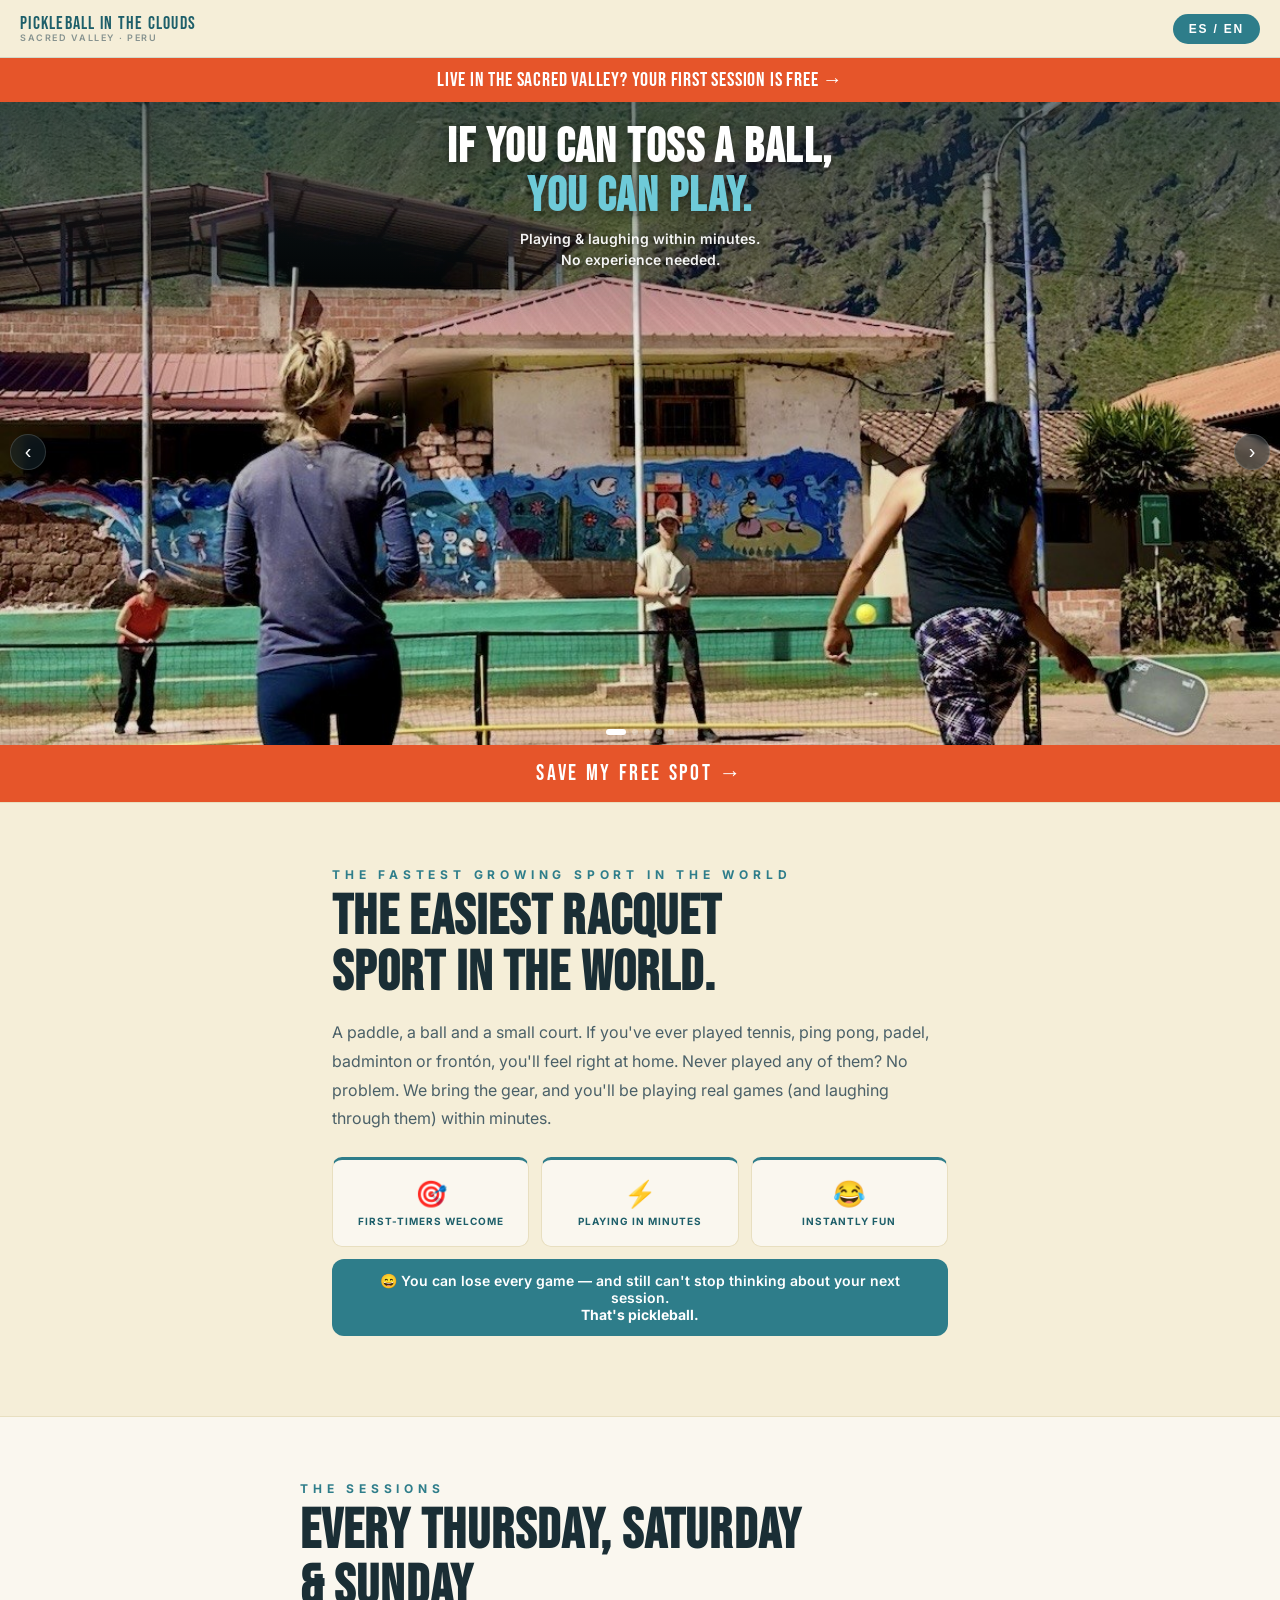
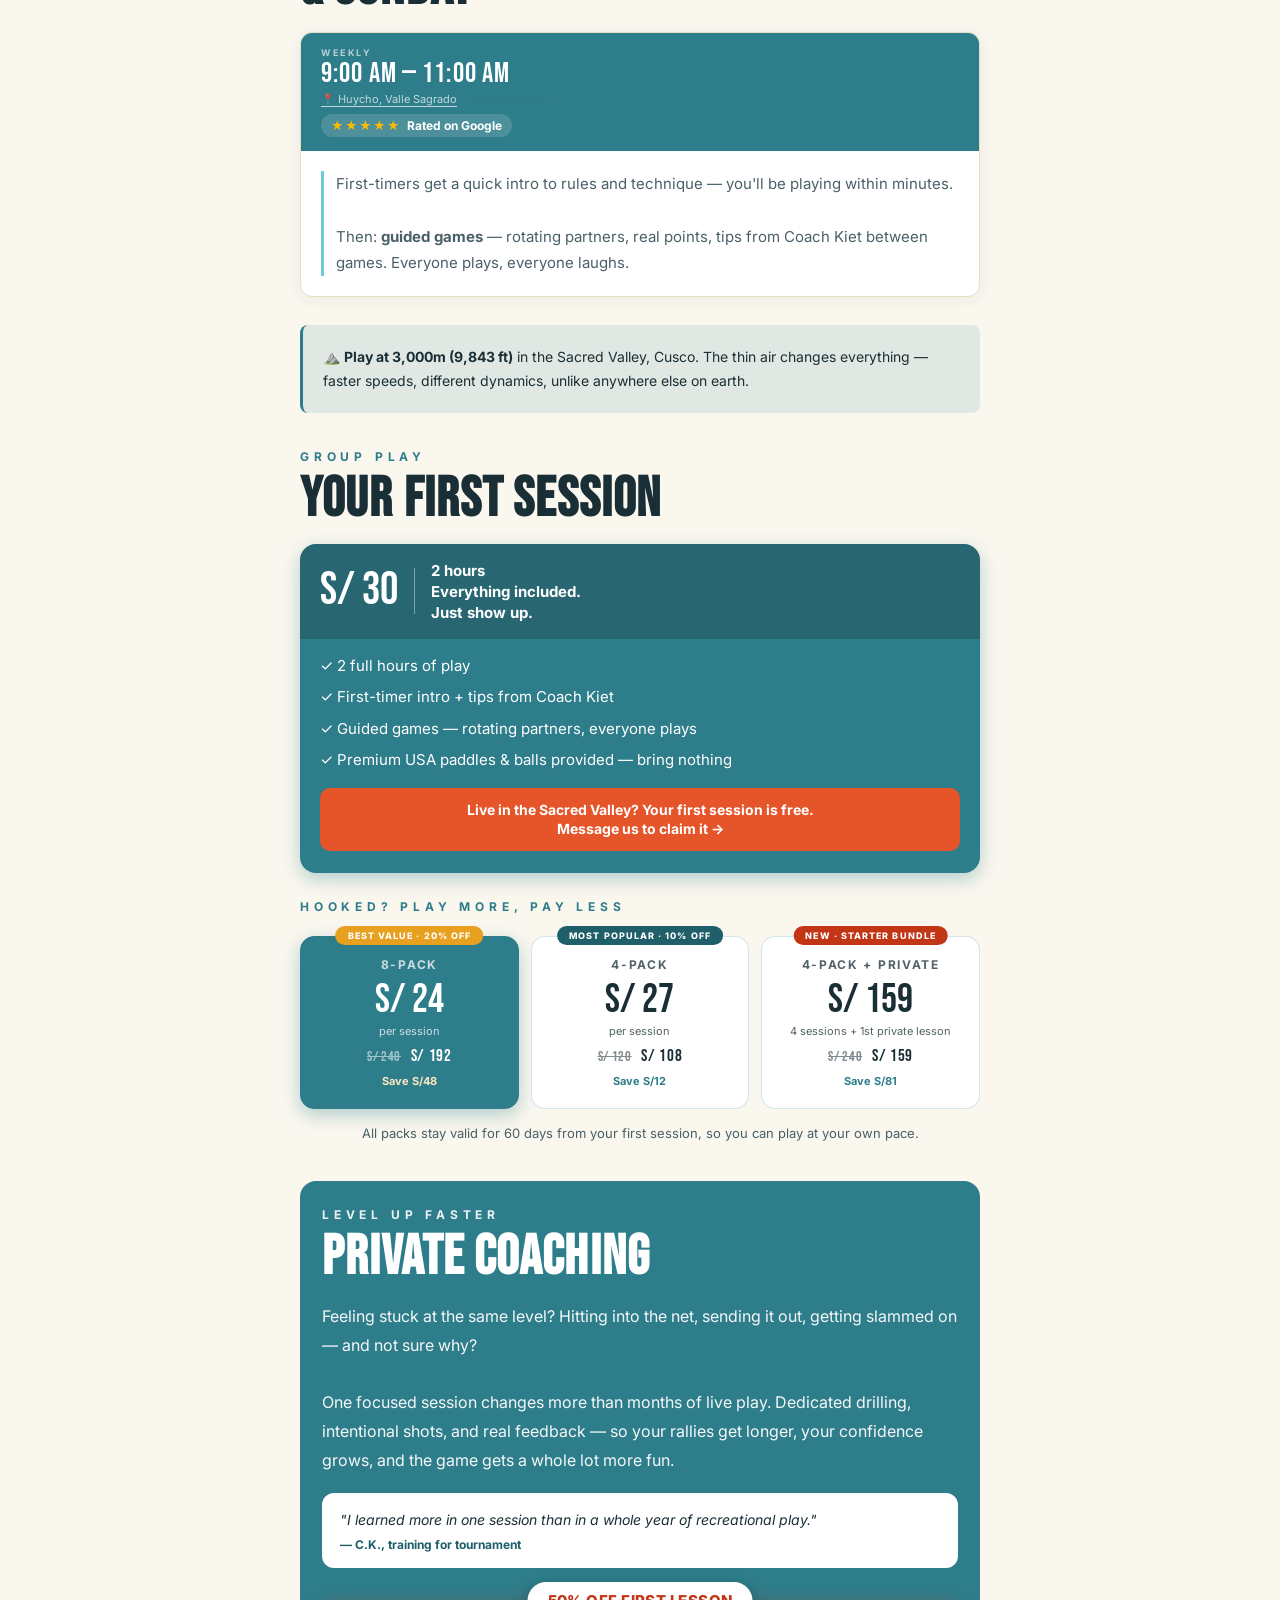
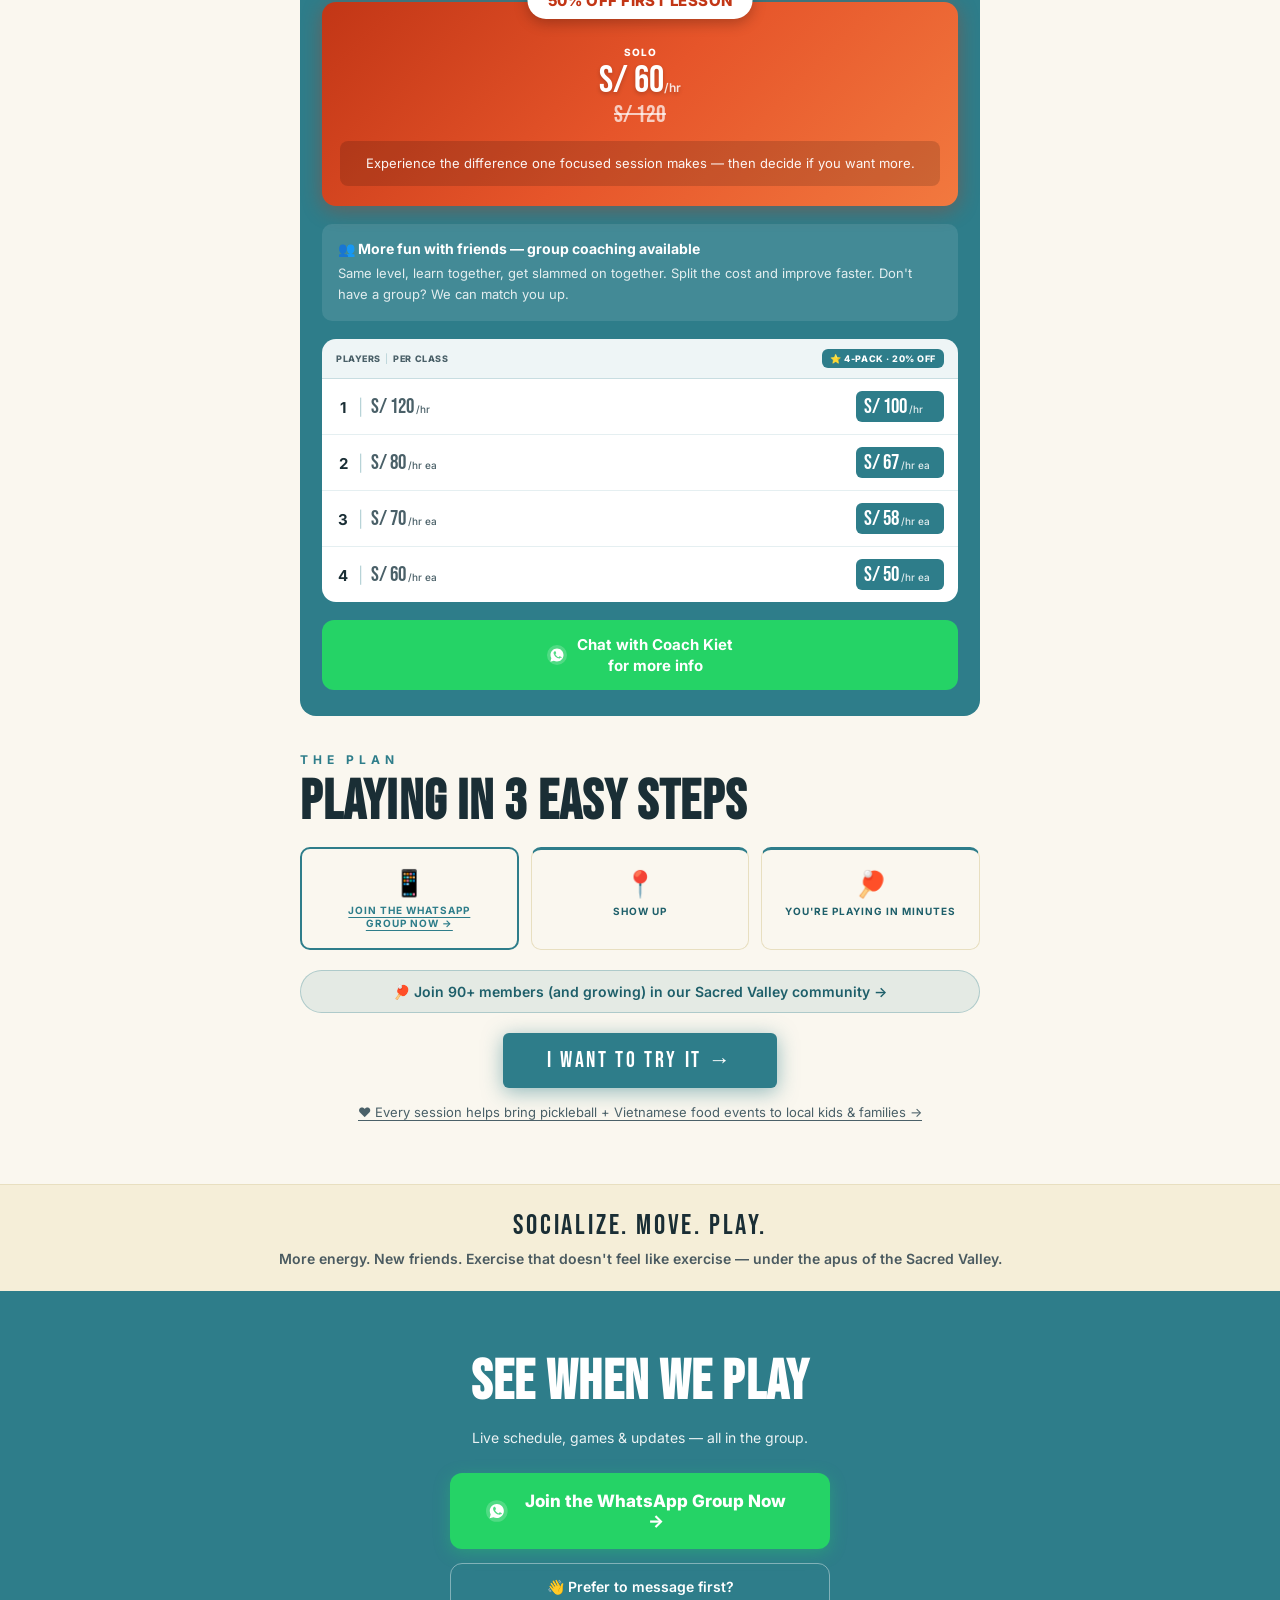
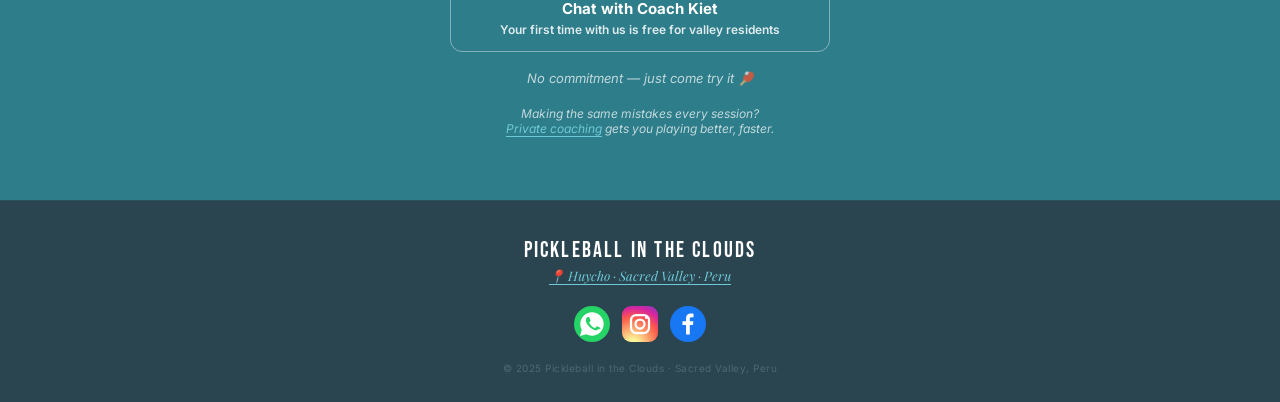
<file: index.html>
<!DOCTYPE html>
<html lang="en">
<head>
<meta charset="UTF-8">
<meta name="viewport" content="width=device-width, initial-scale=1.0">
<title>Pickleball in the Clouds — Sacred Valley, Peru</title>

<!-- Google tag (gtag.js) -->
<script async src="https://www.googletagmanager.com/gtag/js?id=G-VN9EPYLXKS"></script>
<script>
  window.dataLayer = window.dataLayer || [];
  function gtag(){dataLayer.push(arguments);}
  gtag('js', new Date());
  gtag('config', 'G-VN9EPYLXKS');
</script>

<!-- Meta Pixel Code -->
<script>
!function(f,b,e,v,n,t,s)
{if(f.fbq)return;n=f.fbq=function(){n.callMethod?
n.callMethod.apply(n,arguments):n.queue.push(arguments)};
if(!f._fbq)f._fbq=n;n.push=n;n.loaded=!0;n.version='2.0';
n.queue=[];t=b.createElement(e);t.async=!0;
t.src=v;s=b.getElementsByTagName(e)[0];
s.parentNode.insertBefore(t,s)}(window, document,'script',
'https://connect.facebook.net/en_US/fbevents.js');
fbq('init', '1375770241134163');
fbq('track', 'PageView');
function track(id){
  try{ if(typeof gtag==='function') gtag('event','cta_click',{cta_location:id}); }catch(e){}
  try{ if(typeof fbq==='function') fbq('trackCustom','CTAClick',{location:id}); }catch(e){}
}
</script>
<noscript><img height="1" width="1" style="display:none"
src="https://www.facebook.com/tr?id=1375770241134163&ev=PageView&noscript=1"
/></noscript>
<!-- End Meta Pixel Code -->
<link href="https://fonts.googleapis.com/css2?family=Bebas+Neue&family=Inter:wght@300;400;500;600&family=Playfair+Display:ital@1&display=swap" rel="stylesheet">
<link rel="stylesheet" href="css/styles.css">
</head>
<body data-lang="en">

<nav>
  <a href="#" class="nav-logo">
    <div class="nav-brand">
      Pickleball in the Clouds
      <small>Sacred Valley · Peru</small>
    </div>
  </a>
  <button class="lang-btn" onclick="toggleLang()" id="langBtn">ES / EN</button>
</nav>

<!-- TAGLINE BAR -->
<a href="https://wa.me/17144785438" target="_blank" class="tagline-bar wa-free" data-src="top_bar" style="background:#e6552a;">
  <span class="en">LIVE IN THE SACRED VALLEY? YOUR FIRST SESSION IS FREE →</span>
  <span class="es">¿VIVES EN EL VALLE SAGRADO? TU PRIMERA SESIÓN ES GRATIS →</span>
</a>

<!-- HERO -->
<section class="hero" id="hero">
  <div class="slides-wrap" id="slidesWrap">
    <div class="slide slide-1 active" style="background-image:url('images/image-1.jpg')"></div>
    <div class="slide slide-xmas" style="background-image:url('images/xmas.jpg')">
      <div class="slide-overlay-light">
        <p class="slide-caption en">What happens when village kids taste<br><strong>600 Vietnamese tequeños &<br>play pickleball</strong><span class="slide-caption-small">for the first time on Christmas?</span></p>
        <p class="slide-caption es">¿Qué pasa cuando niños del pueblo prueban<br><strong>600 tequeños vietnamitas &<br>juegan pickleball</strong><span class="slide-caption-small">por primera vez en Navidad?</span></p>
        <div class="slide-social-btns">
          <a href="https://www.instagram.com/p/DZx_jwVFV4T/" target="_blank" class="btn-social-slide" onclick="track('ig_slide')">
            <svg viewBox="0 0 24 24" width="20" height="20"><defs><radialGradient id="ig2" cx="30%" cy="107%" r="150%"><stop offset="0%" stop-color="#fdf497"/><stop offset="50%" stop-color="#fd5949"/><stop offset="68%" stop-color="#d6249f"/><stop offset="100%" stop-color="#285AEB"/></radialGradient></defs><rect width="24" height="24" rx="6" fill="url(#ig2)"/><rect x="6" y="6" width="12" height="12" rx="3.5" fill="none" stroke="#fff" stroke-width="1.5"/><circle cx="12" cy="12" r="3" fill="none" stroke="#fff" stroke-width="1.5"/><circle cx="16.2" cy="7.8" r="0.9" fill="#fff"/></svg>
            <span class="en">See on Instagram</span>
            <span class="es">Ver en Instagram</span>
          </a>
          <a href="https://www.facebook.com/share/v/1K9MwcxyZh/" target="_blank" class="btn-social-slide" onclick="track('fb_slide')">
            <svg viewBox="0 0 24 24" width="20" height="20"><circle cx="12" cy="12" r="12" fill="#1877F2"/><path d="M13.2 19v-6.3h2.1l.3-2.5h-2.4v-1.5c0-.7.2-1.2 1.2-1.2h1.3V5.1c-.2 0-1-.1-1.9-.1-1.9 0-3.1 1.1-3.1 3.2v1.9H8.3v2.5h2.4V19z" fill="#fff"/></svg>
            <span class="en">See full story</span><span class="es">Ver la historia</span>
          </a>
        </div>
      </div>
    </div>
    <div class="slide slide-3" style="background-image:url('images/image-2.jpg')"></div>
    <div class="slide slide-4" style="background-image:url('images/image-3.jpg')"></div>
    <div class="slide slide-5" style="background-image:url('images/paddles.jpg')"></div>
  </div>

  </div>

  <button class="carousel-arrow arrow-prev" onclick="prevSlide()" aria-label="Previous">&#8249;</button>
  <button class="carousel-arrow arrow-next" onclick="nextSlide()" aria-label="Next">&#8250;</button>

  <div class="hero-top" id="heroTop">
    <h1 class="hero-headline">
      <span class="en">If You Can Toss a Ball,<br><span class="teal-word">You Can Play.</span></span>
      <span class="es">Si Puedes Lanzar una Pelota,<br><span class="teal-word">Puedes Jugar.</span></span>
    </h1>
    <p class="hero-sub">
      <span class="en">Playing & laughing within minutes.<br>No experience needed.</span>
      <span class="es">Jugando y riendo en minutos.<br>Sin experiencia.</span>
    </p>
  </div>

  <div class="hero-text" id="heroText">
    <div class="dots-row" id="dotsWrap"><button class="dot active" onclick="goTo(0)" aria-label="Go to slide 1"></button><button class="dot" onclick="goTo(1)" aria-label="Go to slide 2"></button><button class="dot" onclick="goTo(2)" aria-label="Go to slide 3"></button><button class="dot" onclick="goTo(3)" aria-label="Go to slide 4"></button><button class="dot" onclick="goTo(4)" aria-label="Go to slide 5"></button></div>
    <a href="https://wa.me/17144785438" target="_blank" class="hero-cta-bar wa-free" id="heroBtn" data-src="hero" style="background:#e6552a;">
      <span class="en">Save My Free Spot →</span>
      <span class="es">Reserva Mi Lugar Gratis →</span>
    </a>
  </div>
</section>

<hr class="divider">

<!-- WHAT IS PICKLEBALL -->
<section class="section" id="what">
  <span class="section-label en">The Fastest Growing Sport in the World</span>
  <span class="section-label es">El Deporte de Más Rápido Crecimiento del Mundo</span>
  <h2 class="section-title en">The Easiest Racquet<br>Sport in the World.</h2>
  <h2 class="section-title es">El Deporte de Raqueta<br>Más Fácil del Mundo.</h2>
  <p class="what-text en">A paddle, a ball and a small court. If you've ever played tennis, ping pong, padel, badminton or frontón, you'll feel right at home. Never played any of them? No problem. We bring the gear, and you'll be playing real games (and laughing through them) within minutes.</p>
  <p class="what-text es">Una paleta, una pelota y una cancha pequeña. Si alguna vez jugaste tenis, ping pong, pádel, bádminton o frontón, te sentirás como en casa. ¿Nunca jugaste ninguno? No hay problema. Nosotros ponemos el equipo, y estarás jugando partidos reales (y riéndote) en minutos.</p>
  <div class="quick-hits">
    <div class="qh"><div class="qh-icon">🎯</div><div class="qh-label en">First-Timers Welcome</div><div class="qh-label es">Primera Vez</div></div>
    <div class="qh"><div class="qh-icon">⚡</div><div class="qh-label en">Playing in Minutes</div><div class="qh-label es">Jugando en Minutos</div></div>
    <div class="qh"><div class="qh-icon">😂</div><div class="qh-label en">Instantly Fun</div><div class="qh-label es">Diversión al Instante</div></div>
  </div>
  <div class="laughs-bar">
    <span class="en">😄 You can lose every game — and still can't stop thinking about your next session.<br><strong>That's pickleball.</strong></span>
    <span class="es">😄 Puedes perder todos los partidos — y aún así no dejas de pensar en tu próxima sesión.<br><strong>Así es el pickleball.</strong></span>
  </div>
</section>

<hr class="divider">

<!-- SESSIONS -->
<div class="sessions-bg" id="sessions">
  <div class="sessions-inner">
    <span class="section-label en">The Sessions</span>
    <span class="section-label es">Las Sesiones</span>
    <h2 class="section-title en">Every Thursday, Saturday<br>&amp; Sunday</h2>
    <h2 class="section-title es">Cada Jueves, Sábado<br>y Domingo</h2>
    <div class="session-card">
      <div class="session-header">
        <div class="session-when">
          <span class="session-recurring en">Weekly</span>
          <span class="session-recurring es">Semanal</span>
          <div class="session-time">9:00 AM — 11:00 AM</div>
          <div class="session-loc">
            <a href="https://maps.app.goo.gl/B39VNR7BFdCJuPrc8" target="_blank" style="color:inherit; text-decoration:underline; text-underline-offset:3px;" onclick="track('map_session_card')">📍 Huycho, Valle Sagrado</a>
            <a href="https://maps.app.goo.gl/B39VNR7BFdCJuPrc8" target="_blank" style="display:inline-block; margin-left:8px; font-size:11px; color:var(--teal); font-weight:700; text-decoration:none;" onclick="track('map_directions')"><span class="en">Get directions →</span><span class="es">Cómo llegar →</span></a>
          </div>
          <a href="https://maps.app.goo.gl/B39VNR7BFdCJuPrc8" target="_blank" onclick="track('google_rating')" style="display:inline-flex; align-items:center; gap:6px; margin-top:8px; padding:4px 10px; background:rgba(255,255,255,0.15); border-radius:14px; color:#fff; font-size:12px; font-weight:700; text-decoration:none;">
            <span style="color:#fbbc04; letter-spacing:1px;">★★★★★</span>
            <span class="en">Rated on Google</span><span class="es">Calificado en Google</span>
          </a>
        </div>
      </div>
      <div class="session-body">
        <p class="session-note en">First-timers get a quick intro to rules and technique — you'll be playing within minutes.<br><br>Then: <strong>guided games</strong> — rotating partners, real points, tips from Coach Kiet between games. Everyone plays, everyone laughs.</p>
        <p class="session-note es">Si es tu primera vez, recibes una intro rápida a las reglas y la técnica — estarás jugando en minutos.<br><br>Después: <strong>juegos guiados</strong> — rotando parejas, puntos reales, consejos de Coach Kiet entre partidos. Todos juegan, todos ríen.</p>
      </div>
    </div>

    <!-- ALTITUDE HOOK -->
    <div style="margin:28px 0; padding:20px; background:rgba(46,125,138,0.12); border-left:3px solid var(--teal); border-radius:8px;">
      <p class="en" style="margin:0; font-size:14px; line-height:1.7; color:var(--navy);">⛰️ <strong>Play at 3,000m (9,843 ft)</strong> in the Sacred Valley, Cusco. The thin air changes everything — faster speeds, different dynamics, unlike anywhere else on earth.</p>
      <p class="es" style="margin:0; font-size:14px; line-height:1.7; color:var(--navy);">⛰️ <strong>Juega a 3,000m</strong> en el Valle Sagrado, Cusco. El aire cambia todo — velocidades distintas, dinámicas únicas, diferente a cualquier otro lugar del planeta.</p>
    </div>

    <!-- PRICING: FIRST SESSION VALUE STACK -->
    <span class="section-label" style="margin-top:36px;display:block;">
      <span class="en">Group Play</span>
      <span class="es">Juego en Grupo</span>
    </span>
    <h2 class="section-title en">Your First Session</h2>
    <h2 class="section-title es">Tu Primera Sesión</h2>
    <div class="dropin-hero">
      <div class="dropin-price-row">
        <div class="dropin-amount">S/ 30</div>
        <div class="dropin-includes">
          <span class="en">2 hours<br>Everything included.<br>Just show up.</span>
          <span class="es">2 horas<br>Todo incluido.<br>Solo ven.</span>
        </div>
      </div>
      <ul class="dropin-list">
        <li><span class="en">✓ 2 full hours of play</span><span class="es">✓ 2 horas completas de juego</span></li>
        <li><span class="en">✓ First-timer intro + tips from Coach Kiet</span><span class="es">✓ Intro para principiantes + consejos de Coach Kiet</span></li>
        <li><span class="en">✓ Guided games — rotating partners, everyone plays</span><span class="es">✓ Juegos guiados — rotando parejas, todos juegan</span></li>
        <li><span class="en">✓ Premium USA paddles & balls provided — bring nothing</span><span class="es">✓ Paletas y pelotas premium de USA — no traigas nada</span></li>
      </ul>
      <a href="https://wa.me/17144785438" target="_blank" class="wa-free" data-src="first_session_card" style="display:block; margin-top:16px; padding:12px 14px; background:#e6552a; border-radius:10px; color:#fff; text-decoration:none; text-align:center; font-weight:700; font-size:14px; line-height:1.4;">
        <span class="en">Live in the Sacred Valley? Your first session is free.<br>Message us to claim it →</span>
        <span class="es">¿Vives en el Valle Sagrado? Tu primera sesión es gratis.<br>Escríbenos para reclamarla →</span>
      </a>
    </div>

    <!-- PACKS -->
    <span class="section-label" style="margin-top:26px;display:block;">
      <span class="en">Hooked? Play More, Pay Less</span>
      <span class="es">¿Te Enganchó? Juega Más, Paga Menos</span>
    </span>
    <div class="pricing-grid">
      <div class="price-card price-card-best">
        <div class="price-card-badge en">BEST VALUE · 20% OFF</div>
        <div class="price-card-badge es">MEJOR PRECIO · 20% DTO</div>
        <div class="price-card-name en">8-Pack</div>
        <div class="price-card-name es">Paquete de 8</div>
        <div class="price-card-amount">S/ 24</div>
        <div class="price-card-per en">per session</div>
        <div class="price-card-per es">por sesión</div>
        <div class="price-card-total"><s>S/ 240</s> S/ 192</div>
        <div class="price-card-note en">Save S/48</div>
        <div class="price-card-note es">Ahorra S/48</div>
      </div>
      <div class="price-card">
        <div class="price-card-badge badge-teal en">MOST POPULAR · 10% OFF</div>
        <div class="price-card-badge badge-teal es">MÁS POPULAR · 10% DTO</div>
        <div class="price-card-name en">4-Pack</div>
        <div class="price-card-name es">Paquete de 4</div>
        <div class="price-card-amount">S/ 27</div>
        <div class="price-card-per en">per session</div>
        <div class="price-card-per es">por sesión</div>
        <div class="price-card-total"><s>S/ 120</s> S/ 108</div>
        <div class="price-card-note en">Save S/12</div>
        <div class="price-card-note es">Ahorra S/12</div>
      </div>
      <div class="price-card">
        <div class="price-card-badge en" style="background:#c23616;">NEW · STARTER BUNDLE</div>
        <div class="price-card-badge es" style="background:#c23616;">NUEVO · PAQUETE INICIAL</div>
        <div class="price-card-name en">4-Pack + Private</div>
        <div class="price-card-name es">Pack 4 + Privada</div>
        <div class="price-card-amount">S/ 159</div>
        <div class="price-card-per en" style="white-space:nowrap;">4 sessions + 1st private lesson</div>
        <div class="price-card-per es" style="white-space:nowrap;">4 sesiones + 1ª clase privada</div>
        <div class="price-card-total"><s>S/ 240</s> S/ 159</div>
        <div class="price-card-note en">Save S/81</div>
        <div class="price-card-note es">Ahorra S/81</div>
      </div>
    </div>
    <p style="text-align:center; margin:16px 0 0; font-size:13px; color:var(--text-mid);">
      <span class="en">All packs stay valid for 60 days from your first session, so you can play at your own pace.</span>
      <span class="es">Todos los paquetes son válidos por 60 días desde tu primera sesión, para que juegues a tu ritmo.</span>
    </p>

    <!-- PRIVATE COACHING -->
    <div class="coach-section" id="coaching">
      <span class="section-label" style="color:rgba(255,255,255,0.85);">
        <span class="en">Level Up Faster</span>
        <span class="es">Mejora Más Rápido</span>
      </span>
      <h2 class="section-title en" style="color:#fff;">Private Coaching</h2>
      <h2 class="section-title es" style="color:#fff;">Clases Privadas</h2>

      <p class="what-text" style="margin-bottom:18px; color:rgba(255,255,255,0.95);">
        <span class="en">Feeling stuck at the same level? Hitting into the net, sending it out, getting slammed on — and not sure why?<br><br>One focused session changes more than months of live play. Dedicated drilling, intentional shots, and real feedback — so your rallies get longer, your confidence grows, and the game gets a whole lot more fun.</span>
        <span class="es">¿Estancado en el mismo nivel? ¿A la red, afuera, te rematan — y no sabes por qué?<br><br>Una sesión enfocada cambia más que meses de juego en grupo. Drills dedicados, tiros intencionales y feedback real — para que tus rallies sean más largos, tu confianza crezca y el juego sea mucho más divertido.</span>
      </p>

      <!-- TESTIMONIAL -->
      <div style="background:#fff; border-radius:12px; padding:16px 18px; margin-bottom:0;">
        <p style="margin:0 0 6px; color:var(--navy); font-size:14px; font-style:italic; line-height:1.6;">
          <span class="en">"I learned more in one session than in a whole year of recreational play."</span>
          <span class="es">"Aprendí más en una sesión que en todo un año jugando recreativamente."</span>
        </p>
        <p style="margin:0; color:var(--teal-dark); font-size:12px; font-weight:700;">
          <span class="en">— C.K., training for tournament</span>
          <span class="es">— C.K., entrenando para torneo</span>
        </p>
      </div>

      <!-- FIRST SESSION SPECIAL -->
      <div class="coach-trial">
        <div class="coach-trial-badge-wrap">
          <div class="coach-trial-badge en">50% OFF FIRST LESSON</div>
          <div class="coach-trial-badge es">50% DTO PRIMERA CLASE</div>
        </div>
        <div class="coach-trial-inner">
          <div style="text-align:center;">
            <div class="coach-trial-label en">Solo</div>
            <div class="coach-trial-label es">Individual</div>
            <div class="coach-trial-price">S/ 60<small>/hr</small></div>
            <div class="coach-trial-cross">S/ 120</div>
          </div>
        </div>
        <p class="coach-trial-desc">
          <span class="en">Experience the difference one focused session makes — then decide if you want more.</span>
          <span class="es">Siente la diferencia de una sesión enfocada — luego decides si quieres más.</span>
        </p>
      </div>

      <!-- GROUP COACHING -->
      <div style="margin:18px 0; padding:16px; background:rgba(255,255,255,0.1); border-radius:10px;">
        <p style="margin:0 0 6px; color:#fff; font-size:14px; font-weight:700;">
          <span class="en">👥 More fun with friends — group coaching available</span>
          <span class="es">👥 Más divertido con amigos — coaching grupal disponible</span>
        </p>
        <p style="margin:0; color:rgba(255,255,255,0.85); font-size:13px; line-height:1.6;">
          <span class="en">Same level, learn together, get slammed on together. Split the cost and improve faster. Don't have a group? We can match you up.</span>
          <span class="es">Mismo nivel, aprenden juntos, los retan juntos. Dividan el costo y mejoren más rápido. ¿No tienes grupo? Te conectamos.</span>
        </p>
      </div>

      <!-- PRICING TABLE -->
      <div class="coach-table">
        <div class="coach-row coach-head">
          <span class="coach-col en" style="white-space:nowrap;">Players <span class="coach-sep">|</span> Per Class</span>
          <span class="coach-col es" style="white-space:nowrap;">Jugadores <span class="coach-sep">|</span> Por Clase</span>
          <span class="coach-col coach-col-pack en" style="white-space:nowrap;">⭐ 4-Pack · 20% off</span><span class="coach-col coach-col-pack es" style="white-space:nowrap;">⭐ Pack 4 · 20% dto</span>
        </div>
        <div class="coach-row"><span class="coach-line"><span class="coach-people">1</span><span class="coach-sep">|</span><span class="coach-price">S/ 120<small>/hr</small></span></span><span class="coach-price coach-pack">S/ 100<small>/hr</small></span></div>
        <div class="coach-row"><span class="coach-line"><span class="coach-people">2</span><span class="coach-sep">|</span><span class="coach-price">S/ 80<small class="en">/hr ea</small><small class="es">/hr c/u</small></span></span><span class="coach-price coach-pack">S/ 67<small class="en">/hr ea</small><small class="es">/hr c/u</small></span></div>
        <div class="coach-row"><span class="coach-line"><span class="coach-people">3</span><span class="coach-sep">|</span><span class="coach-price">S/ 70<small class="en">/hr ea</small><small class="es">/hr c/u</small></span></span><span class="coach-price coach-pack">S/ 58<small class="en">/hr ea</small><small class="es">/hr c/u</small></span></div>
        <div class="coach-row"><span class="coach-line"><span class="coach-people">4</span><span class="coach-sep">|</span><span class="coach-price">S/ 60<small class="en">/hr ea</small><small class="es">/hr c/u</small></span></span><span class="coach-price coach-pack">S/ 50<small class="en">/hr ea</small><small class="es">/hr c/u</small></span></div>
      </div>

      <!-- WA CTA -->
      <a href="https://wa.me/17144785438" target="_blank" data-msg="coach" onclick="fbq('track','Contact'); track('coach_wa_chat')" style="display:flex; align-items:center; justify-content:center; gap:10px; margin-top:18px; padding:14px; background:#25D366; border-radius:12px; text-decoration:none; color:#fff; font-weight:700; font-size:15px;">
        <svg viewBox="0 0 24 24" width="20" height="20"><circle cx="12" cy="12" r="12" fill="#fff" opacity="0.2"/><path fill="#fff" d="M12 4.2C7.7 4.2 4.2 7.7 4.2 12c0 1.4.4 2.7 1 3.9L4 20l4.2-1.1c1.1.6 2.4.9 3.8.9 4.3 0 7.8-3.5 7.8-7.8S16.3 4.2 12 4.2zm4.6 10.8c-.2.5-1 1-1.5 1.1-.4.1-.9.1-1.4-.1-.3-.1-.7-.2-1.2-.5-2.1-1-3.5-3.1-3.6-3.3-.1-.2-1-1.3-1-2.5s.6-1.8.8-2c.2-.2.5-.3.6-.3h.5c.1 0 .3 0 .5.4.2.4.7 1.6.7 1.7.1.1.1.3 0 .4-.1.2-.1.3-.3.4-.1.2-.3.4-.4.5-.1.1-.3.3-.1.6.2.3.8 1.3 1.7 2.1.8.7 1.6 1 1.8 1.1.2.1.4.1.5-.1.2-.2.6-.7.8-.9.2-.2.3-.2.5-.1l1.6.8c.2.1.4.2.4.3.1.2 0 .9-.2 1.3z"/></svg>
        <span class="en coach-wa-text">Chat with Coach Kiet<br>for more info</span>
        <span class="es coach-wa-text">Habla con Coach Kiet<br>para más info</span>
      </a>
    </div>

    <!-- THE PLAN + MID-PAGE CTA -->
    <div style="margin-top:36px;">
      <span class="section-label en">The Plan</span>
      <span class="section-label es">El Plan</span>
      <h2 class="section-title en">Playing in 3 Easy Steps</h2>
      <h2 class="section-title es">Juega en 3 Simples Pasos</h2>
      <div class="quick-hits">
        <a href="https://chat.whatsapp.com/DmrSc15uGyBJvFoFaLVNeZ" target="_blank" class="qh qh-link" onclick="track('plan_step1_group')"><div class="qh-icon">📱</div><div class="qh-label en">Join the WhatsApp<br>Group Now →</div><div class="qh-label es">Únete al Grupo de<br>WhatsApp Ya →</div></a>
        <div class="qh"><div class="qh-icon">📍</div><div class="qh-label en">Show Up</div><div class="qh-label es">Ven</div></div>
        <div class="qh"><div class="qh-icon">🏓</div><div class="qh-label en">You're Playing in Minutes</div><div class="qh-label es">Jugando en Minutos</div></div>
      </div>
      <a href="https://chat.whatsapp.com/DmrSc15uGyBJvFoFaLVNeZ" target="_blank" class="social-proof" style="display:block; text-decoration:none; cursor:pointer;" onclick="track('social_proof_group')">
        <span class="en">🏓 Join 90+ members (and growing) in our Sacred Valley community →</span>
        <span class="es">🏓 Únete a más de 90 miembros (y creciendo) en nuestra comunidad del Valle Sagrado →</span>
      </a>
      <div style="text-align:center; margin-top:20px;">
        <a href="#signup" class="btn-hero" style="display:inline-block;" onclick="track('plan_button')">
          <span class="en">I Want to Try It →</span>
          <span class="es">Quiero Probarlo →</span>
        </a>
        <p style="margin:16px 0 0; font-size:13px; color:var(--text-mid);">
          <a href="https://www.instagram.com/p/DZx_jwVFV4T/" target="_blank" onclick="track('kids_ig_post')" style="color:inherit; text-decoration:underline; text-underline-offset:3px;">
            <span class="en">❤️ Every session helps bring pickleball + Vietnamese food events to local kids & families →</span>
            <span class="es">❤️ Cada sesión ayuda a llevar pickleball + eventos de comida vietnamita a niños y familias locales →</span>
          </a>
        </p>
      </div>
    </div>
  </div>
</div>

<hr class="divider">

<div style="background:#f5eed8; padding:24px 24px; text-align:center;">
  <p style="margin:0; font-family:'Bebas Neue',sans-serif; font-size:28px; color:#1a2e35; letter-spacing:0.1em;">
    <span class="en">SOCIALIZE. MOVE. PLAY.</span>
    <span class="es">SOCIALIZA. MUÉVETE. JUEGA.</span>
  </p>
  <p style="margin:8px 0 0; font-size:14px; color:#4a5a60; font-weight:600;">
    <span class="en">More energy. New friends. Exercise that doesn't feel like exercise — under the apus of the Sacred Valley.</span>
    <span class="es">Más energía. Nuevos amigos. Ejercicio que no se siente como ejercicio — bajo los apus del Valle Sagrado.</span>
  </p>
</div>

<!-- FORM -->
<div class="form-wrap" id="signup">
  <div class="form-inner" style="text-align:center;">
    <h2 class="section-title en" style="text-align:center;">See When We Play</h2>
    <h2 class="section-title es" style="text-align:center;">Ver Cuándo Jugamos</h2>
    <p style="font-size:14px; color:rgba(255,255,255,0.9); text-align:center; margin-bottom:24px; margin-top:8px; line-height:1.6;">
      <span class="en">Live schedule, games & updates — all in the group.</span>
      <span class="es">Horarios en vivo, juegos y novedades — todo en el grupo.</span>
    </p>

    <div style="display:flex; flex-direction:column; gap:14px; align-items:center;">
      <a href="https://chat.whatsapp.com/DmrSc15uGyBJvFoFaLVNeZ" target="_blank" onclick="fbq('track', 'Lead'); track('bottom_join_group')" style="display:inline-flex; align-items:center; justify-content:center; gap:10px; background:#25D366; color:#fff; padding:18px 36px; border-radius:12px; text-decoration:none; font-weight:800; font-size:17px; width:100%; max-width:380px; box-shadow:0 4px 16px rgba(37,211,102,0.35);">
        <svg viewBox="0 0 24 24" width="22" height="22"><circle cx="12" cy="12" r="12" fill="#fff" opacity="0.2"/><path fill="#fff" d="M12 4.2C7.7 4.2 4.2 7.7 4.2 12c0 1.4.4 2.7 1 3.9L4 20l4.2-1.1c1.1.6 2.4.9 3.8.9 4.3 0 7.8-3.5 7.8-7.8S16.3 4.2 12 4.2zm4.6 10.8c-.2.5-1 1-1.5 1.1-.4.1-.9.1-1.4-.1-.3-.1-.7-.2-1.2-.5-2.1-1-3.5-3.1-3.6-3.3-.1-.2-1-1.3-1-2.5s.6-1.8.8-2c.2-.2.5-.3.6-.3h.5c.1 0 .3 0 .5.4.2.4.7 1.6.7 1.7.1.1.1.3 0 .4-.1.2-.1.3-.3.4-.1.2-.3.4-.4.5-.1.1-.3.3-.1.6.2.3.8 1.3 1.7 2.1.8.7 1.6 1 1.8 1.1.2.1.4.1.5-.1.2-.2.6-.7.8-.9.2-.2.3-.2.5-.1l1.6.8c.2.1.4.2.4.3.1.2 0 .9-.2 1.3z"/></svg>
        <span class="en">Join the WhatsApp Group Now →</span>
        <span class="es">Únete al Grupo de WhatsApp Ya →</span>
      </a>
      <a href="https://wa.me/17144785438" target="_blank" data-msg="general" onclick="fbq('track', 'Contact'); track('bottom_wa_chat')" style="display:inline-flex; flex-direction:column; align-items:center; justify-content:center; gap:4px; background:transparent; color:#fff; padding:14px 28px; border-radius:12px; text-decoration:none; font-weight:600; font-size:14px; width:100%; max-width:380px; border:1.5px solid rgba(255,255,255,0.4);">
        <span class="en">👋 Prefer to message first?</span>
        <span class="en" style="font-size:15px; font-weight:700;">Chat with Coach Kiet</span>
        <span class="en" style="font-size:12px; opacity:0.85;">Your first time with us is free for valley residents</span>
        <span class="es">👋 ¿Prefieres escribir primero?</span>
        <span class="es" style="font-size:15px; font-weight:700;">Habla con Coach Kiet</span>
        <span class="es" style="font-size:12px; opacity:0.85;">Tu primera vez con nosotros es gratis para residentes del valle</span>
      </a>
    </div>

    <p style="font-size:13px; color:rgba(255,255,255,0.7); text-align:center; margin-top:18px; font-style:italic;">
      <span class="en">No commitment — just come try it 🏓</span>
      <span class="es">Sin compromiso — solo ven a probarlo 🏓</span>
    </p>
    <p class="coaching-nudge en">Making the same mistakes every session?<br><a href="#coaching" style="color:#6ecad8; text-decoration:underline; text-underline-offset:3px;" onclick="track('coaching_nudge')">Private coaching</a> gets you playing better, faster.</p>
    <p class="coaching-nudge es">¿Cometiendo los mismos errores en cada sesión?<br><a href="#coaching" style="color:#6ecad8; text-decoration:underline; text-underline-offset:3px;" onclick="track('coaching_nudge')">Las clases privadas</a> te ayudan a mejorar más rápido.</p>
  </div>
</div>

<footer>
  <div class="footer-name">Pickleball in the Clouds</div>
  <div class="footer-tag"><a href="https://maps.app.goo.gl/B39VNR7BFdCJuPrc8" target="_blank" style="color:inherit; text-decoration:underline; text-underline-offset:3px;" onclick="track('map_footer')">📍 Huycho · Sacred Valley · Peru</a></div>
  <div class="footer-links">
    <a href="https://wa.me/17144785438" target="_blank" class="footer-icon-link" title="WhatsApp" data-msg="general" onclick="track('wa_footer')">
      <svg viewBox="0 0 24 24" width="36" height="36" xmlns="http://www.w3.org/2000/svg"><circle cx="12" cy="12" r="12" fill="#25D366"/><path fill="#fff" d="M12 4.2C7.7 4.2 4.2 7.7 4.2 12c0 1.4.4 2.7 1 3.9L4 20l4.2-1.1c1.1.6 2.4.9 3.8.9 4.3 0 7.8-3.5 7.8-7.8S16.3 4.2 12 4.2zm4.6 10.8c-.2.5-1 1-1.5 1.1-.4.1-.9.1-1.4-.1-.3-.1-.7-.2-1.2-.5-2.1-1-3.5-3.1-3.6-3.3-.1-.2-1-1.3-1-2.5s.6-1.8.8-2c.2-.2.5-.3.6-.3h.5c.1 0 .3 0 .5.4.2.4.7 1.6.7 1.7.1.1.1.3 0 .4-.1.2-.1.3-.3.4-.1.2-.3.4-.4.5-.1.1-.3.3-.1.6.2.3.8 1.3 1.7 2.1.8.7 1.6 1 1.8 1.1.2.1.4.1.5-.1.2-.2.6-.7.8-.9.2-.2.3-.2.5-.1l1.6.8c.2.1.4.2.4.3.1.2 0 .9-.2 1.3z"/></svg>
    </a>
    <a href="https://www.instagram.com/pickleballintheclouds" target="_blank" class="footer-icon-link" title="Instagram" onclick="track('ig_footer')">
      <svg viewBox="0 0 24 24" width="36" height="36" xmlns="http://www.w3.org/2000/svg"><defs><radialGradient id="ig" cx="30%" cy="107%" r="150%"><stop offset="0%" stop-color="#fdf497"/><stop offset="10%" stop-color="#fdf497"/><stop offset="50%" stop-color="#fd5949"/><stop offset="68%" stop-color="#d6249f"/><stop offset="100%" stop-color="#285AEB"/></radialGradient></defs><rect width="24" height="24" rx="6" fill="url(#ig)"/><rect x="6" y="6" width="12" height="12" rx="3.5" fill="none" stroke="#fff" stroke-width="1.5"/><circle cx="12" cy="12" r="3" fill="none" stroke="#fff" stroke-width="1.5"/><circle cx="16.2" cy="7.8" r="0.9" fill="#fff"/></svg>
    </a>
    <a href="https://www.facebook.com/Pickleballintheclouds" target="_blank" class="footer-icon-link" title="Facebook" onclick="track('fb_footer')">
      <svg viewBox="0 0 24 24" width="36" height="36" xmlns="http://www.w3.org/2000/svg"><circle cx="12" cy="12" r="12" fill="#1877F2"/><path d="M13.2 19v-6.3h2.1l.3-2.5h-2.4v-1.5c0-.7.2-1.2 1.2-1.2h1.3V5.1c-.2 0-1-.1-1.9-.1-1.9 0-3.1 1.1-3.1 3.2v1.9H8.3v2.5h2.4V19z" fill="#fff"/></svg>
    </a>
  </div>
  <p class="footer-copy">© 2025 Pickleball in the Clouds · Sacred Valley, Peru</p>
</footer>

<script src="js/script.js"></script>
<script>
// Hide hero headline/sub while the Christmas story slide (index 1) is showing
(function(){
  var hero = document.getElementById('hero');
  var dots = document.querySelectorAll('#dotsWrap .dot');
  if(!hero || dots.length < 2) return;
  function sync(){ hero.classList.toggle('story-slide', dots[1].classList.contains('active')); }
  var mo = new MutationObserver(sync);
  dots.forEach(function(d){ mo.observe(d, {attributes:true, attributeFilter:['class']}); });
  sync();
})();

// Carousel depth: report each slide the visitor actually sees (once per slide)
(function(){
  var dots = document.querySelectorAll('#dotsWrap .dot');
  if(!dots.length) return;
  var seen = {};
  function report(){
    dots.forEach(function(d, i){
      if(d.classList.contains('active') && !seen[i]){
        seen[i] = true;
        try{ if(typeof gtag==='function') gtag('event','carousel_slide_view',{slide_index:i+1}); }catch(e){}
      }
    });
  }
  var mo = new MutationObserver(report);
  dots.forEach(function(d){ mo.observe(d, {attributes:true, attributeFilter:['class']}); });
  report();
})();

// Section views: report which page sections the visitor scrolled into (once each)
(function(){
  if(!('IntersectionObserver' in window)) return;
  var sections = [
    ['what','why_pickleball'],
    ['sessions','sessions'],
    ['coaching','private_coaching'],
    ['signup','join_section']
  ];
  var io = new IntersectionObserver(function(entries){
    entries.forEach(function(en){
      if(en.isIntersecting){
        try{ if(typeof gtag==='function') gtag('event','section_view',{section_name:en.target.dataset.trackName}); }catch(e){}
        io.unobserve(en.target);
      }
    });
  }, {threshold:0.4});
  sections.forEach(function(s){
    var el = document.getElementById(s[0]);
    if(el){ el.dataset.trackName = s[1]; io.observe(el); }
  });
})();

// Prefilled WhatsApp messages: in the visitor's language, by link type
(function(){
  var MSG = {
    free: {
      en: "Hi Coach Kiet! I found you on the website and I'd like to try my free first session.\nMy name is: \nI live in: ",
      es: "¡Hola Coach Kiet! Te encontré en la página web y quiero probar mi primera sesión gratis.\nMe llamo: \nVivo en: "
    },
    coach: {
      en: "Hi Coach Kiet! I found you on the website and I'd like more info about private coaching.\nMy name is: \nI live in: ",
      es: "¡Hola Coach Kiet! Te encontré en la página web y quiero más info sobre clases privadas.\nMe llamo: \nVivo en: "
    },
    general: {
      en: "Hi Coach Kiet! I found you on the website and I'd like more info about playing with you.\nMy name is: \nI live in: ",
      es: "¡Hola Coach Kiet! Te encontré en la página web y quiero más info para jugar con ustedes.\nMe llamo: \nVivo en: "
    }
  };
  function links(){ return document.querySelectorAll('a.wa-free, a[data-msg]'); }
  function update(){
    var lang = document.body.getAttribute('data-lang') === 'es' ? 'es' : 'en';
    links().forEach(function(a){
      var type = a.classList.contains('wa-free') ? 'free' : a.dataset.msg;
      a.href = 'https://wa.me/17144785438?text=' + encodeURIComponent(MSG[type][lang]);
    });
  }
  document.querySelectorAll('a.wa-free').forEach(function(a){
    a.addEventListener('click', function(){
      track('free_' + (a.dataset.src || 'link'));
      try{ if(typeof fbq==='function') fbq('track','Contact'); }catch(e){}
    });
  });
  new MutationObserver(update).observe(document.body, {attributes:true, attributeFilter:['data-lang']});
  update();
})();
</script>
</body>
</html>
</file>
<file: css/styles.css>
:root {
  --teal:#2e7d8a; --teal-dark:#1e5f6a; --teal-light:#6ecad8;
  --parchment:#f5eed8; --parchment-dark:#e8dfc0; --off-white:#faf7ef;
  --navy:#1a2e35; --navy-light:#2a4550;
  --text:#1a2e35; --text-mid:#4a6068;
}
*{ margin:0; padding:0; box-sizing:border-box; -webkit-tap-highlight-color:transparent; }
html{ scroll-behavior:smooth; }
body{ font-family:'Inter',sans-serif; background:var(--parchment); color:var(--text); overflow-x:hidden; padding-top:58px; }

/* NAV */
nav{
  position:fixed; top:0; left:0; right:0; z-index:200;
  display:flex; align-items:center; justify-content:space-between;
  padding:10px 20px; height:58px;
  background:rgba(245,238,216,0.94); backdrop-filter:blur(14px);
  border-bottom:1px solid rgba(46,125,138,0.18);
}
.nav-logo{ display:flex; align-items:center; gap:10px; text-decoration:none; }
.nav-logo-img{ width:36px; height:36px; border-radius:50%; object-fit:cover; flex-shrink:0; }
.nav-brand{ font-family:'Bebas Neue',cursive; font-size:18px; letter-spacing:0.07em; color:var(--teal-dark); line-height:1.1; }
.nav-brand small{ display:block; font-family:'Inter',sans-serif; font-size:9px; font-weight:600; letter-spacing:0.18em; color:var(--text-mid); text-transform:uppercase; opacity:0.65; }
.lang-btn{ background:var(--teal); border:none; border-radius:20px; padding:8px 16px; cursor:pointer; font-size:12px; font-weight:700; letter-spacing:0.15em; color:#fff; transition:all 0.2s; }
.lang-btn:hover{ background:var(--teal-dark); transform:scale(1.05); }

/* TAGLINE BAR */
.tagline-bar{
  position:sticky; top:58px; z-index:199;
  background:var(--teal);
  padding:9px 24px;
  text-align:center;
  font-family:'Bebas Neue',cursive;
  font-size:20px;
  letter-spacing:0.04em;
  color:#fff;
  white-space:normal;
  line-height:1.3;
  display:block;
  text-decoration:none;
  cursor:pointer;
  transition:background 0.2s;
}
.tagline-bar:hover{ background:var(--teal-dark); }

/* HERO */
.hero{
  margin-top:0;
  position:relative;
  width:100%;
  height:calc(100vh - 58px);
  min-height:480px;
  max-height:820px;
  overflow:hidden;
  background:var(--navy);
  touch-action:pan-y;
}

/* CSS background slides */
.slides-wrap{
  position:absolute; inset:0;
  display:flex;
  transition:transform 0.55s cubic-bezier(0.4,0,0.2,1);
  will-change:transform;
}
.slide{
  flex:0 0 100%;
  height:100%;
  position:relative;
  background-size:cover;
  background-repeat:no-repeat;
  background-position:center 40%;
}
/* Desktop - landscape images, show mountains + action */
.slide-1{ background-position:center 55%; }
.slide-xmas{ background-position:center 40%; }
.slide-3{ background-position:center 50%; }
.slide-4{ background-position:center 45%; }
.slide-5{ background-position:center 50%; }

/* Slide text overlay - text at top */
.slide-overlay-light{
  position:absolute; inset:0; z-index:2;
  display:flex; flex-direction:column; align-items:center; justify-content:flex-start;
  padding:20px 24px;
  text-align:center;
  background:linear-gradient(180deg, rgba(26,46,53,0.55) 0%, rgba(26,46,53,0.15) 35%, rgba(26,46,53,0) 55%);
}
.slide-caption{
  font-family:'Bebas Neue',cursive;
  font-size:clamp(20px,4vw,32px);
  line-height:1.05;
  color:#fff;
  letter-spacing:0.03em;
  text-shadow:0 2px 10px rgba(0,0,0,0.5);
  margin:0 0 8px;
}
.slide-caption strong{
  color:#6ecad8;
  display:block;
  font-size:clamp(24px,5vw,40px);
  line-height:1.05;
}
.slide-caption-small{
  display:block;
  font-family:'Inter',sans-serif;
  font-size:14px;
  font-weight:600;
  letter-spacing:0.02em;
  color:rgba(255,255,255,0.95);
  margin-top:9px;
  text-shadow:0 1px 6px rgba(0,0,0,0.6);
}
/* Branded social buttons on slide */
.slide-social-btns{
  display:flex; gap:16px; justify-content:center; flex-wrap:wrap; margin-top:12px;
}
.btn-social-slide{
  display:inline-flex; align-items:center; gap:8px;
  padding:9px 16px;
  background:rgba(255,255,255,0.16) !important;
  border:1px solid rgba(255,255,255,0.55) !important;
  border-radius:24px;
  text-decoration:none;
  color:#fff;
  font-size:13px; font-weight:700;
  backdrop-filter:blur(6px);
  text-shadow:0 1px 4px rgba(0,0,0,0.6);
  box-shadow:0 2px 10px rgba(0,0,0,0.15);
  transition:transform 0.2s, background 0.2s;
}
.btn-social-slide:hover{ transform:scale(1.06); background:rgba(255,255,255,0.28) !important; }
/* Footer links */
.footer-links{ display:flex; gap:20px; justify-content:center; align-items:center; flex-wrap:wrap; margin-top:16px; }
.footer-icon-link{
  display:inline-flex; align-items:center; justify-content:center;
  width:36px; height:36px;
  text-decoration:none;
  transition:transform 0.2s;
}
.footer-icon-link:hover{ transform:scale(1.15); }
.footer-icon-link svg{ display:block; }
.slide::after{
  content:'';
  position:absolute; inset:0;
  background:none;
  pointer-events:none;
}

/* Hero text bottom */
.hero-top{
  position:absolute; top:0; left:0; right:0; z-index:3;
  padding:22px 24px 60px;
  text-align:center; pointer-events:none;
  background:linear-gradient(180deg, rgba(26,46,53,0.55) 0%, rgba(26,46,53,0.25) 60%, rgba(26,46,53,0) 100%);
}
.hero-text{
  position:absolute; bottom:0; left:0; right:0; z-index:3;
  padding:40px 0 0;
  text-align:center;
  pointer-events:none;
  display:flex; flex-direction:column; align-items:center;
}
.hero-headline{
  font-family:'Bebas Neue',cursive;
  font-size:clamp(28px,5.5vw,48px); line-height:1.02;
  color:#fff; letter-spacing:0.03em; margin:0 24px 6px;
  text-shadow:0 2px 10px rgba(0,0,0,0.5);
  transition:opacity 0.4s;
}
.hero-headline .teal-word{ color:var(--teal-light); }
.hero-sub{
  font-size:14px; font-weight:600; color:rgba(255,255,255,0.95); line-height:1.5;
  margin:0 24px 4px; text-shadow:0 1px 6px rgba(0,0,0,0.6);
  transition:opacity 0.4s;
}
/* Hide headline on the Christmas story slide (index 1) */
.hero.story-slide .hero-top{ opacity:0; }
.hero-top{ transition:opacity 0.4s; }
.hero-cta-bar{
  display:block; width:100%; pointer-events:all;
  margin-top:10px;
  font-family:'Bebas Neue',cursive; font-size:22px; letter-spacing:0.12em;
  padding:15px 24px; text-align:center;
  background:var(--teal); color:#fff; text-decoration:none;
  transition:background 0.25s;
}
.hero-cta-bar:hover{ background:var(--teal-dark); }
.hero-eyebrow{
  font-size:10px; font-weight:700; letter-spacing:0.35em;
  text-transform:uppercase; color:var(--teal-light);
  margin-bottom:6px; display:block;
}
.hero-title{
  font-family:'Bebas Neue',cursive;
  font-size:clamp(44px,8vw,80px); line-height:0.92;
  color:#fff; letter-spacing:0.02em; margin-bottom:12px;
}
.hero-title .teal{ color:var(--teal-light); display:block; }
.dots-row{
  display:flex; gap:6px; justify-content:center; margin-top:10px;
}
.dot{
  width:6px; height:6px; border-radius:3px;
  background:rgba(255,255,255,0.35); border:none; cursor:pointer; padding:0;
  pointer-events:all;
  transition:all 0.25s;
}
.dot.active{ background:#fff; width:20px; }
.btn-hero{
  display:inline-block; pointer-events:all;
  font-family:'Bebas Neue',cursive; font-size:20px; letter-spacing:0.12em;
  padding:12px 36px; border-radius:6px;
  background:var(--teal); color:#fff; text-decoration:none; border:none; cursor:pointer;
  transition:all 0.25s; box-shadow:0 4px 20px rgba(46,125,138,0.5);
}
.btn-hero:hover{ background:var(--teal-dark); transform:translateY(-2px); }

/* Arrows */
.carousel-arrow{
  position:absolute; top:50%; z-index:10;
  transform:translateY(-50%);
  width:36px; height:36px; border-radius:50%;
  background:rgba(26,46,53,0.45); border:1px solid rgba(255,255,255,0.15);
  color:#fff; cursor:pointer; font-size:20px;
  display:flex; align-items:center; justify-content:center;
  backdrop-filter:blur(4px); transition:background 0.2s;
}
.carousel-arrow:hover{ background:rgba(46,125,138,0.65); }
.arrow-prev{ left:10px; }
.arrow-next{ right:10px; }

/* CONTENT */
.section{ padding:48px 24px; max-width:680px; margin:0 auto; }
.section-label{ font-size:12px; font-weight:700; letter-spacing:0.4em; text-transform:uppercase; color:var(--teal); margin-bottom:8px; display:block; }
.section-title{ font-family:'Bebas Neue',cursive; font-size:clamp(36px,7vw,56px); color:var(--navy); letter-spacing:0.02em; margin-bottom:16px; line-height:1; }
.divider{ border:none; border-top:1px solid var(--parchment-dark); margin:0; }

/* WHAT IS */
.what-text{ font-size:16px; line-height:1.8; color:var(--text-mid); margin-bottom:24px; }
.quick-hits{ display:grid; grid-template-columns:repeat(3,1fr); gap:12px; margin-bottom:12px; }
.qh{
  background:var(--off-white); border:1px solid var(--parchment-dark);
  border-radius:10px; padding:18px 10px; text-align:center;
  border-top:3px solid var(--teal);
}
.qh-icon{ font-size:26px; margin-bottom:6px; }
.qh-label{ font-size:10px; font-weight:700; letter-spacing:0.1em; text-transform:uppercase; color:var(--teal-dark); line-height:1.3; }
.qh-link{ text-decoration:none; border:2px solid var(--teal); cursor:pointer; transition:background 0.2s; }
.qh-link .qh-label{ color:var(--teal); text-decoration:underline; text-underline-offset:3px; }
.qh-link:hover{ background:rgba(46,125,138,0.08); }
/* LAUGHS BAR */
.laughs-bar{
  background:var(--teal); color:#fff; border-radius:12px;
  padding:13px 18px; text-align:center;
  font-size:14px; font-weight:600; margin:12px 0 16px;
}

/* SESSIONS */
.sessions-bg{ background:var(--off-white); padding:48px 24px; }
.sessions-inner{ max-width:680px; margin:0 auto; }
.session-card{ background:#fff; border:1px solid var(--parchment-dark); border-radius:12px; overflow:hidden; box-shadow:0 2px 16px rgba(26,46,53,0.07); margin-bottom:24px; }
.session-header{ background:var(--teal); padding:14px 20px; display:flex; align-items:center; gap:16px; }
.session-when{ flex:1; }
.session-recurring{ font-size:9px; font-weight:700; letter-spacing:0.28em; text-transform:uppercase; color:rgba(255,255,255,0.65); margin-bottom:2px; display:block; }
.session-time{ font-family:'Bebas Neue',cursive; font-size:28px; color:#fff; letter-spacing:0.04em; line-height:1; }
.session-loc{ font-size:11px; color:rgba(255,255,255,0.7); margin-top:4px; }
.session-body{ padding:20px; }
.session-note{ font-size:15px; color:var(--text-mid); line-height:1.75; border-left:3px solid var(--teal-light); padding-left:12px; }
.provide-list{ list-style:none; display:flex; flex-direction:column; gap:12px; margin-bottom:20px; }
.provide-list li{ display:flex; align-items:center; gap:13px; font-size:16px; color:var(--text-mid); }
.check{ width:28px; height:28px; border-radius:50%; background:var(--teal); color:#fff; display:flex; align-items:center; justify-content:center; font-size:13px; flex-shrink:0; line-height:1; }
.pricing-highlight{
  display:table; margin:8px auto 0;
  font-family:'Bebas Neue',cursive; font-size:22px; letter-spacing:0.04em;
  color:var(--navy); text-align:center;
}
/* DROP-IN VALUE STACK */
.dropin-hero{
  background:var(--teal); color:#fff; border-radius:16px;
  padding:22px 20px; margin-top:10px;
  box-shadow:0 6px 18px rgba(46,125,138,0.35);
}
.dropin-price-row{
  display:flex; align-items:center; gap:0; margin:-22px -20px 16px;
  padding:16px 20px; background:rgba(26,46,53,0.28);
  border-radius:16px 16px 0 0;
}
.dropin-amount{
  font-family:'Bebas Neue',cursive; font-size:46px; line-height:1; color:#fff;
  white-space:nowrap; flex-shrink:0;
  padding-right:16px; border-right:1px solid rgba(255,255,255,0.4);
}
.dropin-includes{
  font-size:15px; font-weight:700; line-height:1.4; color:#fff;
  padding-left:16px;
}
.dropin-list{ list-style:none; display:flex; flex-direction:column; gap:9px; }
.dropin-list li{ font-size:15px; color:#fff; line-height:1.5; }
.pricing-grid-2{ grid-template-columns:repeat(2,1fr); max-width:480px; }
@media(max-width:600px){
  .pricing-grid-2{ grid-template-columns:1fr; max-width:none; }
}
/* PRICING CARDS */
.pricing-grid{
  display:grid; grid-template-columns:repeat(3,1fr); gap:12px; margin-top:22px;
}
.price-card{
  background:#fff; border:1.5px solid rgba(46,125,138,0.2); border-radius:14px;
  padding:20px 14px; text-align:center; position:relative;
  transition:transform 0.2s, box-shadow 0.2s;
}
.price-card:hover{ transform:translateY(-3px); box-shadow:0 8px 20px rgba(26,46,53,0.12); }
.price-card-best{
  background:var(--teal); color:#fff; border-color:var(--teal);
  box-shadow:0 6px 18px rgba(46,125,138,0.35);
}
.price-card-badge{
  position:absolute; top:-11px; left:50%; transform:translateX(-50%);
  background:#e8a020; color:#fff; font-size:9px; font-weight:800;
  letter-spacing:0.12em; padding:4px 12px; border-radius:12px; white-space:nowrap;
}
.price-card-name{ font-size:12px; font-weight:700; letter-spacing:0.14em; text-transform:uppercase; opacity:0.75; margin-bottom:8px; }
.price-card-amount{ font-family:'Bebas Neue',cursive; font-size:40px; line-height:1; margin-bottom:4px; }
.price-card-per{ font-size:11px; opacity:0.75; margin-bottom:8px; }
.price-card-total{
  font-family:'Bebas Neue',cursive; font-size:17px; margin-bottom:8px; letter-spacing:0.04em;
}
.price-card-total s{ opacity:0.55; margin-right:6px; font-size:14px; }
.price-card-note{ font-size:11px; font-weight:700; color:var(--teal); }
.price-card-best .price-card-note{ color:#ffe9c2; }
@media(max-width:600px){
  .pricing-grid{ grid-template-columns:1fr; gap:16px; }
  .price-card-badge{ font-size:10px; }
}
/* COACHING SECTION - teal contrast block */
.coach-section{
  background:var(--teal);
  border-radius:16px;
  padding:26px 22px;
  margin-top:40px;
  scroll-margin-top:100px;
}
.coach-section .section-label{ color:#fff !important; opacity:0.9; }
.badge-teal{ background:var(--teal-dark) !important; }
/* COACHING TABLE */
.coach-table{ border:none; border-radius:14px; overflow:hidden; background:#fff; }
.coach-row{
  display:grid; grid-template-columns:1fr auto; align-items:center; gap:8px;
  padding:12px 14px; border-bottom:1px solid rgba(46,125,138,0.12);
}
.coach-row:last-child{ border-bottom:none; }
.coach-head{
  display:grid; grid-template-columns:1fr auto; gap:8px; align-items:center;
  padding:10px 14px; background:rgba(46,125,138,0.08); border-bottom:1px solid rgba(46,125,138,0.2);
}
.coach-col{
  font-size:9px; font-weight:800; letter-spacing:0.06em;
  text-transform:uppercase; color:var(--text-mid);
  white-space:nowrap; overflow:hidden; text-overflow:ellipsis;
}
.coach-col-pack{
  color:#fff; background:var(--teal); padding:4px 8px;
  border-radius:6px; text-align:center; white-space:nowrap;
  font-size:9px; font-weight:800; letter-spacing:0.06em; text-transform:uppercase;
}
.coach-line{ display:inline-flex; align-items:baseline; gap:8px; }
.coach-sep{ color:rgba(46,125,138,0.35); font-weight:400; }
.coach-col .coach-sep{ margin:0 2px; }
.coach-people{ font-size:15px; font-weight:700; color:var(--text); width:14px; text-align:center; display:inline-block; }
.coach-price{
  font-family:'Bebas Neue',cursive; font-size:21px;
  color:var(--text-mid); display:inline-flex; align-items:baseline; gap:0;
}
.coach-price.coach-pack{
  color:#fff; font-size:21px; font-weight:400;
  background:var(--teal); border-radius:6px; padding:3px 8px;
  display:inline-flex; align-items:baseline; justify-content:flex-start;
  width:88px; text-align:left;
}
.coach-price.coach-pack small{ color:rgba(255,255,255,0.85); }
.coach-price small{ font-family:'Inter',sans-serif; font-size:10px; color:var(--text-mid); font-weight:500; margin-left:2px; }
/* COACHING TRIAL SPECIAL */
.coach-wa-text{ display:inline-block; text-align:center; line-height:1.4; }
.coach-trial{
  position:relative;
  background:linear-gradient(135deg,#c23616,#e6552a,#f2793f);
  border-radius:14px; padding:34px 18px 20px; margin:34px 0 18px;
  box-shadow:0 4px 20px rgba(194,54,22,0.4);
}
.coach-trial-badge-wrap{
  position:absolute; top:-20px; left:50%; transform:translateX(-50%);
  width:max-content; max-width:90%;
}
.coach-trial-badge{
  font-size:15px; font-weight:800; letter-spacing:0.03em;
  color:#c23616; text-transform:uppercase; text-align:center;
  background:#fff;
  padding:9px 20px; border-radius:20px;
  box-shadow:0 4px 14px rgba(0,0,0,0.25);
  white-space:nowrap;
}
.coach-trial-pct{
  font-family:'Bebas Neue',cursive; font-size:64px; line-height:1;
  color:#fff; text-shadow:0 2px 6px rgba(0,0,0,0.25); margin-bottom:12px;
  letter-spacing:0.02em;
}
.coach-trial-label{
  font-size:10px; font-weight:800; letter-spacing:0.1em;
  text-transform:uppercase; color:#fff; margin-bottom:4px;
}
.coach-trial-inner{
  display:flex; align-items:center; justify-content:space-around; gap:12px;
  padding:10px 0 0; margin-bottom:0;
}
.coach-trial-cross{
  font-family:'Bebas Neue',cursive; font-size:24px;
  color:rgba(255,255,255,0.7); text-decoration:line-through;
}
.coach-trial-price{
  font-family:'Bebas Neue',cursive; font-size:38px;
  color:#fff; line-height:1; text-shadow:0 2px 4px rgba(0,0,0,0.2);
}
.coach-trial-price small{
  font-family:'Inter',sans-serif; font-size:12px;
  color:rgba(255,255,255,0.85); font-weight:600;
}
.coach-trial-sub{
  font-size:11px; color:rgba(255,255,255,0.85); margin-top:4px; font-weight:700;
}
.coach-trial-desc{
  font-size:13px; color:rgba(255,255,255,0.95); line-height:1.6;
  text-align:center; padding:12px 8px; margin-top:12px;
  background:rgba(0,0,0,0.15); border-radius:8px;
}
.social-proof{
  margin-top:20px; padding:12px 18px; text-align:center;
  background:rgba(46,125,138,0.1); border-radius:24px;
  border:1.5px solid rgba(46,125,138,0.3);
  font-size:14px; font-weight:600; color:var(--teal-dark);
  transition:background 0.2s;
}
a.social-proof:hover{ background:rgba(46,125,138,0.18); }
/* WHAT DETAIL */
.what-detail{ display:grid; grid-template-columns:1fr 1fr; gap:12px; margin:16px 0; }
.what-detail-item{
  background:#fff; border:1.5px solid rgba(46,125,138,0.15);
  border-radius:12px; padding:14px; text-align:center;
  display:flex; flex-direction:column; gap:4px;
}
.what-detail-item strong{ font-size:13px; color:var(--navy); }
.what-detail-item span{ font-size:12px; color:var(--text-mid); }
/* FIRST TIMER BOX */
.first-timer-box{
  margin-top:28px; padding:22px; text-align:center;
  background:#fff; border:none; border-radius:14px;
}
.first-timer-text{ font-size:15px; line-height:1.65; color:var(--navy); margin:0; }
.first-timer-box .btn-hero{ background:var(--teal); color:#fff; }

/* FORM */
.form-wrap{ background:var(--teal); padding:48px 24px; }
.form-inner{ max-width:560px; margin:0 auto; }
.form-wrap .section-label{ color:var(--teal-light); }
.form-wrap .section-title{ color:#fff; }
.form-card{ background:rgba(255,255,255,0.05); border:1px solid rgba(110,202,216,0.18); border-radius:14px; padding:24px 20px; }
.form-group{ margin-bottom:20px; }
.form-label{ display:block; font-size:10px; font-weight:700; letter-spacing:0.22em; text-transform:uppercase; color:#fff; margin-bottom:8px; }
.form-input{
  width:100%; background:rgba(255,255,255,0.07); border:1px solid rgba(110,202,216,0.22); border-radius:8px;
  padding:13px 15px; font-size:16px; color:#fff; font-family:'Inter',sans-serif;
  -webkit-appearance:none; transition:border-color 0.2s, background 0.2s;
}
.form-input::placeholder{ color:rgba(255,255,255,0.5); }
.form-input:focus{ outline:none; border-color:var(--teal-light); background:rgba(110,202,216,0.08); }
.exp-grid{ display:grid; grid-template-columns:repeat(3,1fr); gap:8px; }
.exp-btn{
  padding:12px 6px; border-radius:8px; text-align:center; cursor:pointer;
  border:1px solid rgba(110,202,216,0.22); background:rgba(255,255,255,0.04);
  color:#fff; font-size:11px; font-weight:500; line-height:1.5;
  transition:all 0.2s; user-select:none;
}
.exp-btn.active{ background:var(--teal); border-color:var(--teal); color:#fff; }
.days-grid{ display:grid; grid-template-columns:repeat(7,1fr); gap:5px; }
.day-btn{
  padding:11px 4px; border-radius:8px; text-align:center; cursor:pointer;
  border:1px solid rgba(110,202,216,0.22); background:rgba(255,255,255,0.04);
  color:#fff; font-size:11px; font-weight:600;
  transition:all 0.2s; user-select:none;
}
.day-btn.active{ background:var(--teal); border-color:var(--teal); color:#fff; }
.time-grid{ display:flex; flex-direction:column; gap:8px; }
.time-btn{
  padding:14px 16px; border-radius:8px; cursor:pointer;
  border:1px solid rgba(110,202,216,0.22); background:rgba(255,255,255,0.04);
  color:#fff; font-size:13px; font-weight:500;
  display:flex; align-items:center; justify-content:space-between;
  transition:all 0.2s; user-select:none;
}
.time-btn.active{ background:rgba(46,125,138,0.35); border-color:var(--teal-light); color:#fff; }
.time-check{ width:20px; height:20px; border-radius:50%; border:1.5px solid rgba(110,202,216,0.35); display:flex; align-items:center; justify-content:center; font-size:10px; flex-shrink:0; transition:all 0.2s; }
.time-btn.active .time-check{ background:var(--teal); border-color:var(--teal); color:#fff; }
.btn-submit{
  width:100%; margin-top:22px;
  font-family:'Bebas Neue',cursive; font-size:22px; letter-spacing:0.12em;
  padding:16px; border-radius:8px; background:var(--teal); color:#fff; border:none; cursor:pointer;
  transition:all 0.25s; box-shadow:0 4px 20px rgba(46,125,138,0.3);
}
.btn-submit:hover{ background:var(--teal-light); transform:translateY(-1px); }
.btn-submit:disabled{ opacity:0.45; cursor:not-allowed; transform:none; }
.form-note{ text-align:center; margin-top:14px; font-size:11px; color:rgba(255,255,255,0.28); line-height:1.5; }
.coaching-nudge{ margin-top:20px; text-align:center; font-size:12px; color:rgba(255,255,255,0.7); font-style:italic; }
.success-state{ display:none; text-align:center; padding:32px 0; }
.success-icon{ font-size:56px; margin-bottom:14px; }
.success-title{ font-family:'Bebas Neue',cursive; font-size:36px; color:#fff; margin-bottom:8px; }
.success-sub{ font-size:14px; color:rgba(255,255,255,0.55); line-height:1.65; }
.spinner{ display:inline-block; width:15px; height:15px; border:2px solid rgba(255,255,255,0.3); border-top-color:#fff; border-radius:50%; animation:spin 0.7s linear infinite; vertical-align:middle; margin-right:6px; }
@keyframes spin{ to{ transform:rotate(360deg); } }

/* FOOTER */
footer{ background:var(--navy-light); border-top:1px solid rgba(46,125,138,0.2); padding:36px 24px 28px; text-align:center; }
.footer-logo{ width:60px; height:60px; border-radius:50%; object-fit:cover; margin:0 auto 12px; display:block; }
.footer-name{ font-family:'Bebas Neue',cursive; font-size:22px; color:#fff; letter-spacing:0.1em; margin-bottom:3px; }
.footer-tag{ font-family:'Playfair Display',serif; font-style:italic; font-size:13px; color:var(--teal-light); margin-bottom:22px; }
.footer-links{ display:flex; justify-content:center; gap:12px; flex-wrap:wrap; margin-bottom:20px; }
.footer-link{ display:flex; align-items:center; gap:7px; font-size:12px; color:rgba(255,255,255,0.5); text-decoration:none; padding:8px 16px; border-radius:20px; border:1px solid rgba(255,255,255,0.1); transition:all 0.2s; }
.footer-link:hover{ color:#fff; border-color:var(--teal-light); }
.footer-copy{ font-size:10px; color:rgba(255,255,255,0.18); letter-spacing:0.05em; }

/* Lang */
[data-lang="es"] .en{ display:none; }
[data-lang="en"] .es{ display:none; }

@media(max-width:767px){
  /* Shorter hero on mobile so sections show below the fold */
  .hero{ height:60vh; min-height:340px; max-height:500px; }

  /* Override inline background-image with mobile portrait versions */
  .slide-1{ background-image:url('../images/image-1-mobile.jpg') !important; background-position:center 40%; }
  .slide-xmas{ background-position:center 40%; }
  .slide-3{ background-image:url('../images/image-2-mobile.jpg') !important; background-position:center 35%; }
  .slide-4{ background-image:url('../images/image-3-mobile.jpg') !important; background-position:center 40%; }
  .slide-5{ background-image:url('../images/image-5-mobile.jpg') !important; background-position:center 30%; }

  .nav-brand{ font-size:22px; }
  .nav-brand small{ font-size:10px; }
  .tagline-bar{ font-size:15px; white-space:normal; line-height:1.3; padding:8px 16px; }
}

@media(min-width:768px){
  .hero{ max-height:700px; }
  .hero-title{ font-size:72px; }
  .btn-hero{ font-size:22px; padding:14px 44px; }
  .section{ padding:64px 32px; }
  .sessions-bg{ padding:64px 32px; }
  .form-wrap{ padding:64px 32px; }
}
</file>
